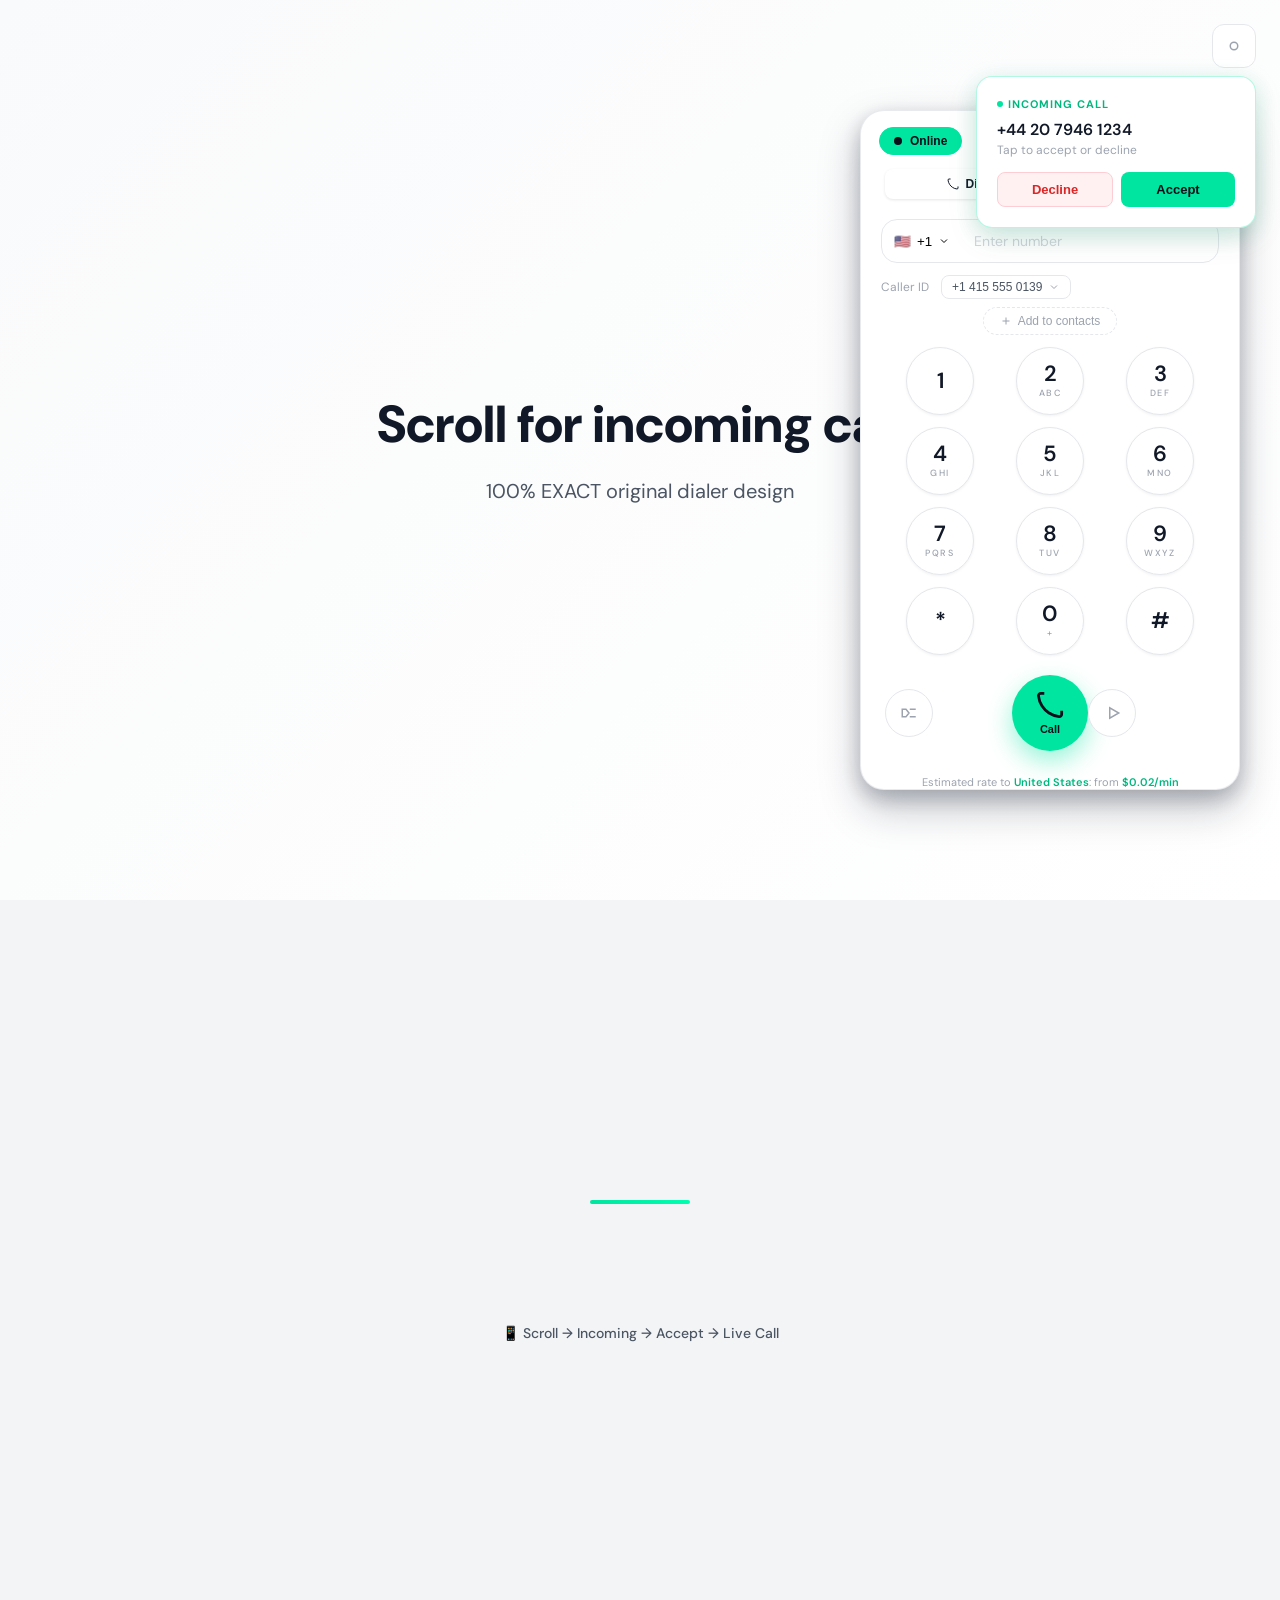
<file: incoming/test2.html>
<!DOCTYPE html>
<html lang="en" data-theme="light">
<head>
  <meta charset="UTF-8">
  <meta name="viewport" content="width=device-width, initial-scale=1.0">
  <title>Ringvoo - 100% EXACT Original Dialer + Scroll Incoming</title>
  <link href="https://fonts.googleapis.com/css2?family=DM+Sans:wght@400;500;600;700;800&display=swap" rel="stylesheet">
  <style>
    /* ── EXACT ORIGINAL STYLES FROM paste.txt ── */
    *,*::before,*::after{box-sizing:border-box;margin:0;padding:0}
    html{scroll-behavior:smooth}
    body{font-family:'DM Sans',sans-serif;background:#f9fafb;color:#111827;overflow-x:hidden}

    :root{
      --bg:#f9fafb;--bg2:#ffffff;--bg3:#f3f4f6;--text:#111827;--text2:#4b5563;--text3:#9ca3af;--text4:#d1d5db;
      --border:#e5e7eb;--border2:#d1d5db;--green:#00e5a0;--green2:#00b87f;
    }
    [data-theme="dark"]{
      --bg:#0a0e1a;--bg2:#0d1220;--bg3:rgba(255,255,255,0.03);--text:#ffffff;--text2:rgba(255,255,255,0.72);
      --text3:rgba(255,255,255,0.5);--text4:rgba(255,255,255,0.26);--border:rgba(255,255,255,0.06);--border2:rgba(255,255,255,0.12);
    }

    @keyframes pulse2{0%,100%{opacity:1}50%{opacity:.5}}
    @keyframes rippleOut{0%{transform:scale(.8);opacity:.7}100%{transform:scale(1.8);opacity:0}}
    @keyframes incomingSlide{from{right:-350px;opacity:0}to{right:24px;opacity:1}}

    /* ── SECTIONS ── */
    .hero{min-height:100vh;padding:140px 24px;display:flex;align-items:center;justify-content:center;text-align:center;background:linear-gradient(135deg,var(--bg) 0%,var(--bg2) 100%)}
    .trigger-zone{min-height:120vh;padding:100px 24px;background:var(--bg3);position:relative}
    [data-theme="dark"] .trigger-zone{background:#0f1623}

    /* ── EXACT ORIGINAL DIALER ── */
    .dialer-wrap{position:fixed;right:40px;top:50%;transform:translateY(-50%);width:380px;z-index:100}
    .dialer-glow{position:absolute;inset:-6px;background:linear-gradient(to bottom,rgba(0,229,160,.18),rgba(0,229,160,.04),transparent);border-radius:28px;filter:blur(20px);opacity:0;transition:opacity .4s}
    .dialer.live .dialer-glow{opacity:1}

    .dialer-card{
      position:relative;background:#ffffff;border:1px solid rgba(229,231,235,.85);border-radius:24px;box-shadow:0 18px 40px rgba(15,23,42,.25),0 8px 20px rgba(15,23,42,.22);overflow:hidden;transition:all .3s;width:380px;height:680px;
    }
    [data-theme="dark"] .dialer-card{background:#0f1623;border-color:rgba(255,255,255,.08);box-shadow:0 25px 50px rgba(0,0,0,.5)}

    /* ── EXACT ORIGINAL TOPBAR ── */
    .d-topbar{display:flex;align-items:center;justify-content:space-between;padding:16px 18px 10px}
    .d-go-online-btn{display:flex;align-items:center;gap:8px;font-size:12px;font-weight:600;padding:6px 14px;border-radius:999px;border:1px solid;background:var(--bg2);border-color:var(--border2);color:var(--text3);cursor:pointer;transition:all .25s}
    [data-theme="dark"] .d-go-online-btn{background:rgba(255,255,255,.05);border-color:rgba(255,255,255,.1);color:rgba(255,255,255,.6)}
    .d-go-online-btn.online{background:#00e5a0;border-color:#00e5a0;color:#0a0e1a}
    .d-status-dot{width:8px;height:8px;border-radius:50%;background:var(--border2);transition:all .3s}
    .d-status-dot.online{background:#0a0e1a;animation:pulse2 2s infinite}

    .d-balance-btn{display:flex;align-items:center;gap:6px;background:transparent;border:1px dashed var(--border);border-radius:999px;padding:5px 10px;cursor:pointer;transition:all .2s;opacity:.75}
    [data-theme="dark"] .d-balance-btn{border-color:rgba(255,255,255,.18)}
    .d-balance-btn:hover{border-color:rgba(0,229,160,.35);opacity:1}
    .d-bal-label{font-size:12px;color:var(--text3)}
    .d-bal-val{font-size:12px;font-weight:700;color:#00b87f}
    [data-theme="dark"] .d-bal-val{color:#00e5a0}

    /* ── EXACT ORIGINAL TABS ── */
    .d-tabs-wrap{margin:0 20px 16px;background:var(--bg2);border-radius:12px;padding:4px;display:flex}
    [data-theme="dark"] .d-tabs-wrap{background:rgba(255,255,255,.04)}
    .d-tab{flex:1;display:flex;align-items:center;justify-content:center;gap:6px;padding:8px;border-radius:8px;font-size:12px;font-weight:600;border:none;cursor:pointer;transition:all .2s;color:var(--text3);background:transparent}
    .d-tab.active{background:#ffffff;color:var(--text);box-shadow:0 1px 3px rgba(0,0,0,.1)}
    [data-theme="dark"] .d-tab.active{background:rgba(255,255,255,.1);color:#ffffff}

    /* ── EXACT ORIGINAL NUMBER INPUT ── */
    .d-num-row{margin:0 20px 12px;position:relative}
    .d-num-field-wrap{display:flex;align-items:center;background:var(--bg2);border:1px solid var(--border);border-radius:16px;padding:12px;transition:border-color .2s}
    [data-theme="dark"] .d-num-field-wrap{background:rgba(255,255,255,.04);border-color:rgba(255,255,255,.1)}
    .d-cc-btn{display:flex;align-items:center;gap:6px;padding-right:12px;border-right:1px solid var(--border);flex-shrink:0;background:none;border:none;cursor:pointer}
    [data-theme="dark"] .d-cc-btn{border-right-color:rgba(255,255,255,.1)}
    .d-num-input{flex:1;padding-left:12px;border:none;background:transparent;font-family:'DM Sans',sans-serif;font-size:14px;color:var(--text);outline:none;min-width:0}
    .d-num-input::placeholder{color:var(--text4)}

    /* ── EXACT ORIGINAL CALLER ID ROW ── */
    .d-caller-row{margin:0 20px 8px;display:flex;align-items:center;gap:12px}
    .d-caller-label{font-size:12px;color:var(--text3);white-space:nowrap}
    .d-caller-sel{display:flex;align-items:center;gap:6px;background:var(--bg2);border:1px solid var(--border);border-radius:8px;padding:4px 10px;cursor:pointer;transition:border-color .2s}
    [data-theme="dark"] .d-caller-sel{background:rgba(255,255,255,.04);border-color:rgba(255,255,255,.1)}
    .d-caller-sel:hover{border-color:rgba(0,229,160,.4)}
    .d-caller-sel span{font-size:12px}
    .d-caller-sel .sel-txt{font-size:12px;font-weight:500;color:var(--text2)}
    .d-caller-sel svg{width:12px;height:12px;color:var(--text3)}

    /* ── EXACT ORIGINAL ADD CONTACT ── */
    .d-add-contact{display:flex;justify-content:center;margin-bottom:8px}
    .d-add-contact button{display:flex;align-items:center;gap:6px;font-size:12px;color:var(--text3);border:1px dashed var(--border);border-radius:100px;padding:6px 16px;background:none;cursor:pointer;transition:all .2s}
    .d-add-contact button:hover{color:#00b87f;border-color:rgba(0,229,160,.4)}
    [data-theme="dark"] .d-add-contact button:hover{color:#00e5a0}

    /* ── EXACT ORIGINAL KEYPAD ── */
    .d-keypad{display:grid;grid-template-columns:repeat(3,1fr);gap:12px 0;padding:4px 24px 20px}
    .d-key{display:flex;flex-direction:column;align-items:center;justify-content:center;width:68px;height:68px;border-radius:50%;margin:0 auto;background:var(--bg2);border:1px solid var(--border);cursor:pointer;user-select:none;transition:all .1s;box-shadow:0 1px 3px rgba(0,0,0,.06)}
    [data-theme="dark"] .d-key{background:rgba(255,255,255,.04);border-color:rgba(255,255,255,.05)}
    .d-key:hover{background:var(--bg3);box-shadow:0 2px 8px rgba(0,0,0,.1)}
    .dk-num{font-size:22px;font-weight:600;color:var(--text);line-height:1}
    .dk-sub{font-size:9px;font-weight:500;letter-spacing:.18em;color:var(--text3);margin-top:2px;text-transform:uppercase}

    /* ── EXACT ORIGINAL CALL ROW (HIDDEN IN LIVE MODE) ── */
    .d-call-row{display:grid;grid-template-columns:1fr auto 1fr;align-items:center;padding:0 24px 24px}
    .d-side-btn{width:48px;height:48px;border-radius:50%;display:grid;place-items:center;background:var(--bg2);border:1px solid var(--border);cursor:pointer;transition:all .2s;color:var(--text3)}
    [data-theme="dark"] .d-side-btn{background:rgba(255,255,255,.04);border-color:rgba(255,255,255,.05)}
    .d-big-call-btn{width:76px;height:76px;border-radius:50%;display:flex;flex-direction:column;align-items:center;justify-content:center;gap:4px;border:none;cursor:pointer;transition:all .25s;background:#d1d5db;font-size:11px;font-weight:600;color:var(--text3)}
    [data-theme="dark"] .d-big-call-btn{background:rgba(255,255,255,.1);color:rgba(255,255,255,.7)}
    .d-big-call-btn.ready{background:#00e5a0;box-shadow:0 10px 26px rgba(0,229,160,.42);color:#0a0e1a}
    .d-big-call-btn.ready:hover{background:#00ffb0;transform:scale(1.05)}

    /* ── EXACT ORIGINAL RATE HINT ── */
    .d-rate-hint{padding-bottom:16px;text-align:center;font-size:11px;color:var(--text3)}
    .d-rate-hint span{color:#00b87f;font-weight:600}
    [data-theme="dark"] .d-rate-hint span{color:#00e5a0}

    /* ── NORMAL VS LIVE STATES ── */
    .d-normal{display:block}
    .dialer.live .d-normal{display:none}

    /* ── EXACT ORIGINAL LIVE CALL OVERLAY ── */
    .call-overlay{position:absolute;inset:0;background:#ffffff;border-radius:24px;display:none;flex-direction:column;align-items:center;justify-content:center;z-index:20;padding:32px 24px}
    [data-theme="dark"] .call-overlay{background:#0f1623}
    .call-overlay.show{display:flex}

    .rpl-wrap{position:relative;width:72px;height:72px;margin-bottom:20px}
    .rpl{position:absolute;border-radius:50%;border:2px solid #00e5a0;opacity:0;animation:rippleOut 2.4s ease-out infinite}
    .rpl:nth-child(1){inset:0;animation-delay:0s}
    .rpl:nth-child(2){inset:-14px;animation-delay:.6s}
    .rpl:nth-child(3){inset:-28px;animation-delay:1.2s}
    .rpl-c{position:absolute;inset:0;border-radius:50%;background:rgba(0,229,160,.1);border:1.5px solid rgba(0,229,160,.25);display:grid;place-items:center;color:#00b87f}
    [data-theme="dark"] .rpl-c{color:#00e5a0}
    .rpl-c svg{width:24px;height:24px}

    .ov-num{font-size:18px;font-weight:600;color:var(--text);margin-bottom:4px;letter-spacing:.5px}
    .ov-status{font-size:13px;color:var(--text3);margin-bottom:4px}
    .ov-status[data-state="live"]::after{content:' • Live'}
    .ov-timer{font-size:28px;font-weight:700;color:#00b87f;letter-spacing:3px;margin-bottom:28px;min-height:38px;font-variant-numeric:tabular-nums}
    [data-theme="dark"] .ov-timer{color:#00e5a0}

    .ov-ctrls{display:flex;align-items:center;gap:12px}
    .ov-ctrl{width:44px;height:44px;border-radius:50%;border:1.5px solid var(--border);background:var(--bg2);color:var(--text3);display:grid;place-items:center;cursor:pointer;transition:all .2s}
    .ov-ctrl:hover{border-color:var(--border2);color:var(--text2)}
    .ov-end{width:52px;height:52px;border-radius:50%;border:none;background:#ef4444;color:#fff;display:grid;place-items:center;cursor:pointer;transition:all .2s;box-shadow:0 4px 14px rgba(239,68,68,.35)}
    .ov-end:hover{background:#dc2626;transform:scale(1.06)}

    /* ── EXACT ORIGINAL INCOMING CALL ── */
    .in-popup{position:fixed;top:76px;right:-350px;width:280px;background:#ffffff;border:1.5px solid rgba(0,229,160,.3);border-radius:16px;padding:20px;z-index:999;box-shadow:0 6px 24px rgba(0,229,160,.15),0 10px 30px rgba(0,0,0,.12);transition:all .45s cubic-bezier(.34,1.56,.64,1)}
    [data-theme="dark"] .in-popup{background:#1a2535}
    .in-popup.show{right:24px;animation:incomingSlide .5s ease-out}

    .in-tag{font-size:11px;font-weight:700;text-transform:uppercase;letter-spacing:.09em;color:#00b87f;display:flex;align-items:center;gap:5px;margin-bottom:8px}
    [data-theme="dark"] .in-tag{color:#00e5a0}
    .in-dot{width:6px;height:6px;border-radius:50%;background:#00e5a0;animation:pulse2 2s infinite}
    .in-num{font-size:16px;font-weight:600;color:var(--text);margin-bottom:2px}
    .in-sub{font-size:12px;color:var(--text3);margin-bottom:14px}
    .in-btns{display:flex;gap:8px}
    .btn-acc{flex:1;padding:9px;border-radius:8px;border:none;background:#00e5a0;color:#0a0e1a;font-weight:600;font-size:13px;cursor:pointer;transition:all .2s}
    .btn-acc:hover{background:#00c48a}
    .btn-dec{flex:1;padding:9px;border-radius:8px;border:1.5px solid #fecdd3;background:#fff1f2;color:#dc2626;font-weight:600;font-size:13px;cursor:pointer;transition:all .2s}
    [data-theme="dark"] .btn-dec{background:rgba(220,38,38,.08);border-color:rgba(220,38,38,.2);color:#f87171}
    .btn-dec:hover{background:#fecdd3}

    /* ── TRIGGER ── */
    .scroll-trigger{position:relative;height:4px;background:linear-gradient(90deg,#00e5a0,#00ffb0);margin:120px auto;width:100px;border-radius:2px}
    .trigger-text{text-align:center;font-size:14px;color:var(--text2);margin-top:12px;font-weight:500}

    /* ── THEME ── */
    .theme-toggle{position:fixed;top:24px;right:24px;z-index:300;width:44px;height:44px;border-radius:12px;background:var(--bg2);border:1px solid var(--border);cursor:pointer;display:grid;place-items:center;color:var(--text3);transition:all .2s}
  </style>
</head>
<body>
  <!-- HERO -->
  <section class="hero">
    <div>
      <h1 style="font-size:52px;font-weight:800;line-height:1.1;margin-bottom:24px;color:var(--text)">Scroll for incoming call</h1>
      <p style="font-size:20px;color:var(--text2);max-width:500px;margin:0 auto">100% EXACT original dialer design</p>
    </div>
  </section>

  <!-- TRIGGER ZONE -->
  <section class="trigger-zone">
    <div style="max-width:800px;margin:0 auto;text-align:center;padding:80px 24px">
      <div class="scroll-trigger" id="scrollTrigger"></div>
      <div class="trigger-text">📱 Scroll → Incoming → Accept → Live Call</div>
    </div>
  </section>

  <!-- ═══ 100% EXACT ORIGINAL DIALER FROM paste.txt ═══ -->
  <div class="dialer-wrap" id="dialerWrap">
    <div class="dialer-glow"></div>
    <div class="dialer-card">

      <!-- ═══ EXACT ORIGINAL LIVE CALL OVERLAY ═══ -->
      <div class="call-overlay" id="callOverlay">
        <div class="rpl-wrap">
          <div class="rpl"></div>
          <div class="rpl"></div>
          <div class="rpl"></div>
          <div class="rpl-c">
            <svg width="24" height="24" viewBox="0 0 24 24" fill="none" stroke="currentColor" stroke-width="2" stroke-linecap="round" stroke-linejoin="round">
              <path d="M22 16.92v3a2 2 0 0 1-2.18 2 19.79 19.79 0 0 1-8.63-3.07 19.5 19.5 0 0 1-6-6 19.79 19.79 0 0 1-3.07-8.67A2 2 0 0 1 4.11 2h3a2 2 0 0 1 2 1.72 12.84 12.84 0 0 0 .7 2.81 2 2 0 0 1-.45 2.11L8.09 9.91a16 16 0 0 0 6 6l1.27-1.27a2 2 0 0 1 2.11-.45 12.84 12.84 0 0 0 2.81.7A2 2 0 0 1 22 16.92z"/>
            </svg>
          </div>
        </div>
        <div class="ov-num" id="ovNum">+44 20 7946 1234</div>
        <div class="ov-status" id="ovStatus" data-state="live">Live</div>
        <div class="ov-timer" id="ovTimer">00:00</div>
        <div class="ov-ctrls">
          <button class="ov-ctrl" id="ovMuteBtn">
            <svg width="16" height="16" viewBox="0 0 24 24" fill="none" stroke="currentColor" stroke-width="2">
              <path d="M9 5a3 3 0 0 1 6 0v6a3 3 0 0 1-6 0Z"/><path d="M5 10a7 7 0 0 0 14 0"/><path d="M8 21h8"/>
            </svg>
          </button>
          <button class="ov-end" onclick="hangup()">
            <svg width="18" height="18" viewBox="0 0 24 24" fill="none" stroke="currentColor" stroke-width="2">
              <path d="M22 16.92v3a2 2 0 0 1-2.18 2 19.79 19.79 0 0 1-8.63-3.07 19.5 19.5 0 0 1-6-6 19.79 19.79 0 0 1-3.07-8.67A2 2 0 0 1 4.11 2h3"/>
            </svg>
          </button>
          <button class="ov-ctrl" id="ovPadBtn">
            <svg width="16" height="16" viewBox="0 0 24 24" fill="none" stroke="currentColor" stroke-width="2">
              <rect x="3" y="3" width="7" height="7"/><rect x="14" y="3" width="7" height="7"/><rect x="14" y="14" width="7" height="7"/><rect x="3" y="14" width="7" height="7"/>
            </svg>
          </button>
        </div>
      </div>

      <!-- ═══ EXACT ORIGINAL NORMAL DIALER ═══ -->
      <div class="d-normal">
        <div class="d-topbar">
          <button class="d-go-online-btn online">
            <span class="d-status-dot online"></span>
            <span>Online</span>
          </button>
          <button class="d-balance-btn">
            <span class="d-bal-label">Balance</span>
            <span class="d-bal-val">$4.20</span>
          </button>
        </div>

        <div class="d-tabs-wrap">
          <button class="d-tab active">
            <svg viewBox="0 0 24 24" width="12" height="12" fill="none" stroke="currentColor" stroke-width="2">
              <path d="M22 16.92v3a2 2 0 0 1-2.18 2 19.79 19.79 0 0 1-8.63-3.07 19.5 19.5 0 0 1-6-6 19.79 19.79 0 0 1-3.07-8.67A2 2 0 0 1 4.11 2h3"/>
            </svg>
            <span>Dial</span>
          </button>
          <button class="d-tab">
            <svg viewBox="0 0 24 24" width="12" height="12" fill="none" stroke="currentColor" stroke-width="2">
              <polyline points="1 4 1 10 7 10"/><path d="M3.51 15a9 9 0 1 0 2.13-9.36"/>
            </svg>
            <span>Recent</span>
          </button>
        </div>

        <div class="d-num-row">
          <div class="d-num-field-wrap">
            <button class="d-cc-btn">
              <span class="flag">🇺🇸</span>
              <span class="code">+1</span>
              <svg viewBox="0 0 24 24" width="12" height="12" fill="none" stroke="currentColor" stroke-width="2">
                <polyline points="6 9 12 15 18 9"/>
              </svg>
            </button>
            <input class="d-num-input" id="numInput" placeholder="Enter number">
          </div>
        </div>

        <!-- ═══ EXACT ORIGINAL CALLER ID ROW ═══ -->
        <div class="d-caller-row">
          <span class="d-caller-label">Caller ID</span>
          <button class="d-caller-sel">
            <span class="sel-txt">+1 415 555 0139</span>
            <svg viewBox="0 0 24 24" width="12" height="12" fill="none" stroke="currentColor" stroke-width="2">
              <polyline points="6 9 12 15 18 9"/>
            </svg>
          </button>
        </div>

        <!-- ═══ EXACT ORIGINAL ADD CONTACT ═══ -->
        <div class="d-add-contact">
          <button>
            <svg viewBox="0 0 24 24" width="12" height="12" fill="none" stroke="currentColor" stroke-width="2">
              <path d="M12 5v14"/><path d="M5 12h14"/>
            </svg>
            Add to contacts
          </button>
        </div>

        <div class="d-keypad">
          <div class="d-key"><span class="dk-num">1</span></div>
          <div class="d-key"><span class="dk-num">2</span><span class="dk-sub">ABC</span></div>
          <div class="d-key"><span class="dk-num">3</span><span class="dk-sub">DEF</span></div>
          <div class="d-key"><span class="dk-num">4</span><span class="dk-sub">GHI</span></div>
          <div class="d-key"><span class="dk-num">5</span><span class="dk-sub">JKL</span></div>
          <div class="d-key"><span class="dk-num">6</span><span class="dk-sub">MNO</span></div>
          <div class="d-key"><span class="dk-num">7</span><span class="dk-sub">PQRS</span></div>
          <div class="d-key"><span class="dk-num">8</span><span class="dk-sub">TUV</span></div>
          <div class="d-key"><span class="dk-num">9</span><span class="dk-sub">WXYZ</span></div>
          <div class="d-key"><span class="dk-num">*</span></div>
          <div class="d-key"><span class="dk-num">0</span><span class="dk-sub">+</span></div>
          <div class="d-key"><span class="dk-num">#</span></div>
        </div>

        <!-- ═══ EXACT ORIGINAL CALL ROW ═══ -->
        <div class="d-call-row">
          <button class="d-side-btn">
            <svg width="18" height="18" viewBox="0 0 24 24" fill="none" stroke="currentColor" stroke-width="2">
              <path d="M3 7h5l4 5-4 5H3z"/><path d="M13 7h8"/><path d="M13 17h8"/>
            </svg>
          </button>
          <button class="d-big-call-btn ready">
            <svg width="28" height="28" viewBox="0 0 24 24" fill="none" stroke="currentColor" stroke-width="2.4">
              <path d="M22 16.92v3a2 2 0 0 1-2.18 2 19.79 19.79 0 0 1-8.63-3.07 19.5 19.5 0 0 1-6-6 19.79 19.79 0 0 1-3.07-8.67A2 2 0 0 1 4.11 2h3"/>
            </svg>
            <span>Call</span>
          </button>
          <button class="d-side-btn">
            <svg width="18" height="18" viewBox="0 0 24 24" fill="none" stroke="currentColor" stroke-width="2">
              <path d="M9 5v14l12-7z"/>
            </svg>
          </button>
        </div>

        <!-- ═══ EXACT ORIGINAL RATE HINT ═══ -->
        <div class="d-rate-hint">
          Estimated rate to <span>United States</span>: from <span>$0.02/min</span>
        </div>
      </div>
    </div>
  </div>

  <!-- ═══ EXACT ORIGINAL INCOMING CALL ═══ -->
  <div class="in-popup" id="incomingPopup">
    <div class="in-tag">
      <span class="in-dot"></span>
      Incoming call
    </div>
    <div class="in-num" id="incomingNum">+44 20 7946 1234</div>
    <div class="in-sub">Tap to accept or decline</div>
    <div class="in-btns">
      <button class="btn-dec" onclick="dismissIncoming()">Decline</button>
      <button class="btn-acc" onclick="acceptIncoming()">Accept</button>
    </div>
  </div>

  <!-- THEME TOGGLE -->
  <button class="theme-toggle" onclick="toggleTheme()">
    <svg class="icon-sun" width="18" height="18" viewBox="0 0 24 24" fill="none" stroke="currentColor" stroke-width="2" style="display:block">
      <circle cx="12" cy="12" r="5"/>
    </svg>
    <svg class="icon-moon" width="18" height="18" viewBox="0 0 24 24" fill="none" stroke="currentColor" stroke-width="2" style="display:none">
      <path d="M12 3a6 6 0 0 0 9 9 9 9 0 1 1-9-9Z"/>
    </svg>
  </button>

  <script>
    const trigger = document.getElementById('scrollTrigger');
    const incoming = document.getElementById('incomingPopup');
    const dialerWrap = document.getElementById('dialerWrap');
    const callOverlay = document.getElementById('callOverlay');
    let callTimer;
    let seconds = 0;

    // SCROLL → SHOW INCOMING CALL
    window.addEventListener('scroll', () => {
      const rect = trigger.getBoundingClientRect();
      if (rect.top < window.innerHeight * 0.6 && !incoming.classList.contains('show')) {
        incoming.classList.add('show');
      }
    });

    // ACCEPT → LIVE CALL MODE
    function acceptIncoming() {
      const incomingNum = document.getElementById('incomingNum').textContent;
      document.getElementById('ovNum').textContent = incomingNum;
      incoming.classList.remove('show');
      
      dialerWrap.classList.add('live');
      callOverlay.classList.add('show');
      
      seconds = 0;
      updateTimer();
      callTimer = setInterval(() => {
        seconds++;
        updateTimer();
      }, 1000);
    }

    function dismissIncoming() {
      incoming.classList.remove('show');
    }

    function hangup() {
      dialerWrap.classList.remove('live');
      callOverlay.classList.remove('show');
      clearInterval(callTimer);
      document.getElementById('ovTimer').textContent = '00:00';
    }

    function updateTimer() {
      const mins = Math.floor(seconds / 60).toString().padStart(2, '0');
      const secs = (seconds % 60).toString().padStart(2, '0');
      document.getElementById('ovTimer').textContent = `${mins}:${secs}`;
    }

    function toggleTheme() {
      const html = document.documentElement;
      const isDark = html.getAttribute('data-theme') === 'dark';
      html.setAttribute('data-theme', isDark ? 'light' : 'dark');
      document.querySelector('.icon-sun').style.display = isDark ? 'block' : 'none';
      document.querySelector('.icon-moon').style.display = isDark ? 'none' : 'block';
    }
  </script>
</body>
</html>
</file>
